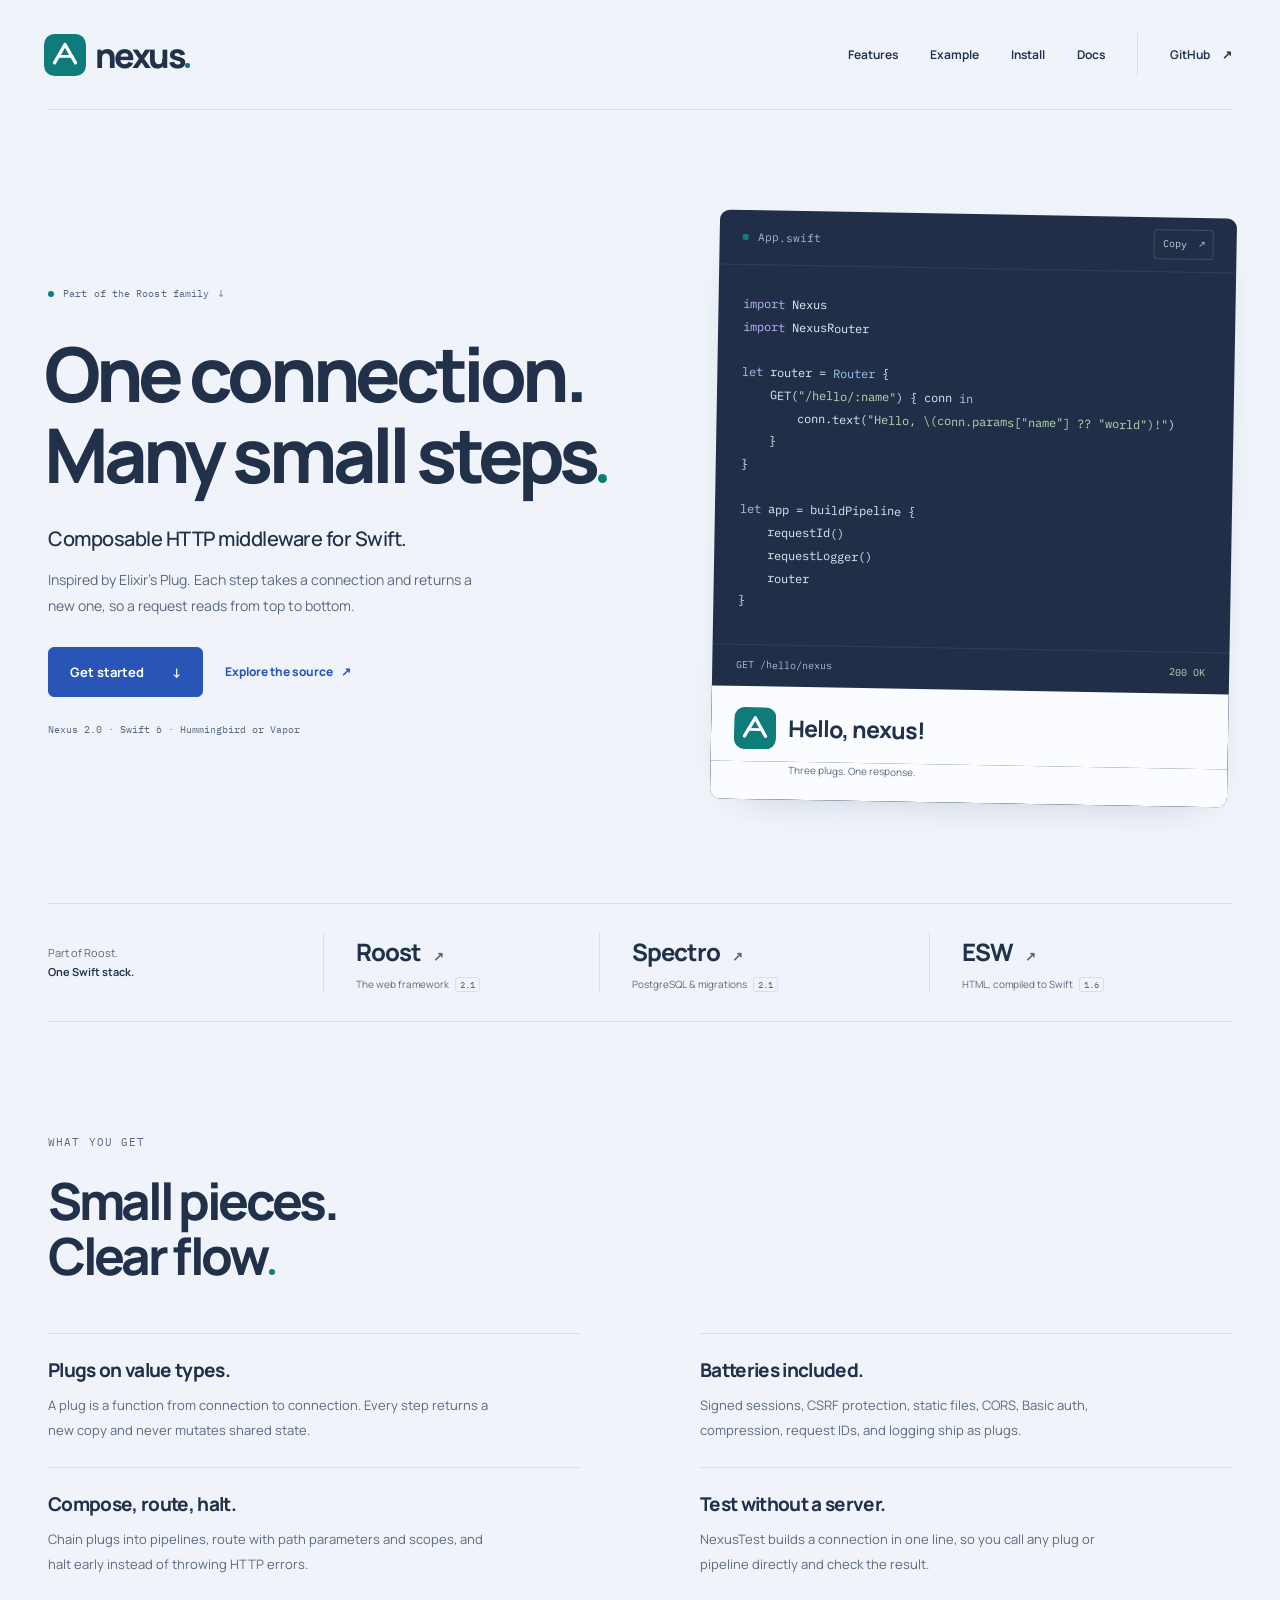
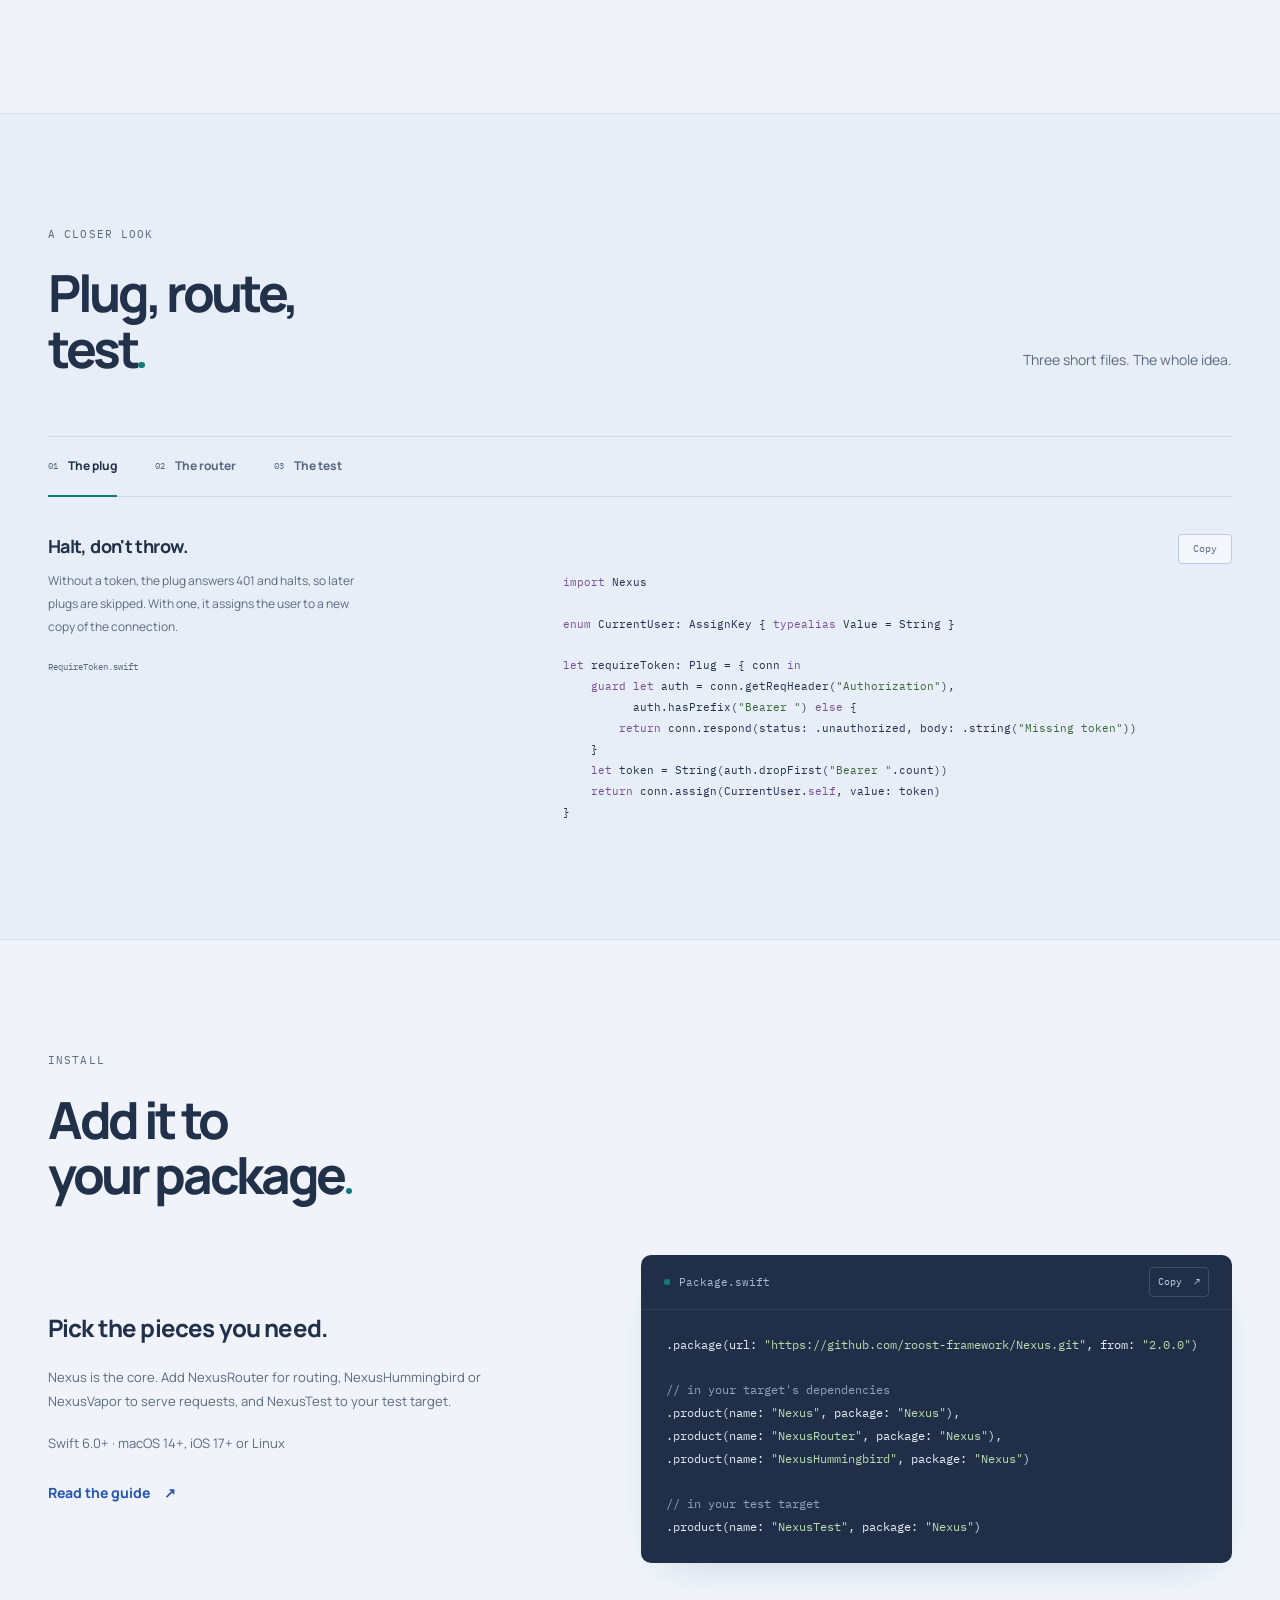
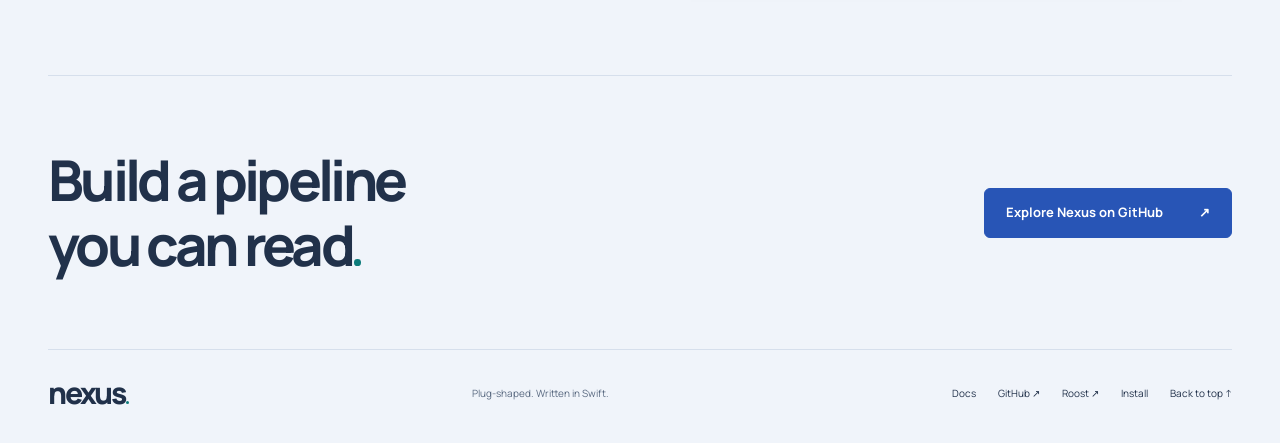
<file: website/index.html>
<!doctype html>
<html lang="en">
  <head>
    <meta charset="utf-8" />
    <meta name="viewport" content="width=device-width, initial-scale=1" />
    <meta name="theme-color" content="#f0f4fa" />
    <meta
      name="description"
      content="Nexus is a composable HTTP middleware pipeline for Swift, inspired by Elixir's Plug: value-type connections, routing, built-in plugs, and tests without a server. Part of the Roost family."
    />
    <title>Nexus. — One connection. Many small steps.</title>
    <link rel="canonical" href="https://roost-framework.github.io/Nexus/" />
    <meta property="og:type" content="website" />
    <meta property="og:title" content="Nexus. — One connection. Many small steps." />
    <meta
      property="og:description"
      content="Composable HTTP middleware for Swift, inspired by Elixir's Plug."
    />
    <meta property="og:url" content="https://roost-framework.github.io/Nexus/" />
    <meta name="twitter:card" content="summary" />
    <link rel="icon" type="image/svg+xml" href="assets/mark.svg" />
    <link
      rel="preload"
      href="assets/fonts/manrope.ttf"
      as="font"
      type="font/ttf"
      crossorigin
    />
    <link rel="stylesheet" href="style.css" />
    <script src="script.js" defer></script>
  </head>
  <body>
    <a class="skip-link" href="#main">Skip to content</a>
    <header class="site-header wrap">
      <a class="brand" href="./" aria-label="Nexus home"
        ><img src="assets/mark.svg" width="42" height="42" alt="" /><span
          >nexus<span class="accent">.</span></span
        ></a
      >
      <nav aria-label="Main navigation">
        <a href="#features">Features</a>
        <a href="#example">Example</a>
        <a href="#install">Install</a>
        <a href="https://roost-framework.github.io/Nexus/docs/">Docs</a>
        <a class="nav-github" href="https://github.com/roost-framework/Nexus"
          >GitHub <span aria-hidden="true">↗</span></a
        >
      </nav>
    </header>
    <main id="main">
      <section class="hero wrap" aria-labelledby="hero-title">
        <div class="hero-copy">
          <a class="development" href="#family"
            ><span class="status-dot" aria-hidden="true"></span> Part of the
            Roost family <span aria-hidden="true">↓</span></a
          >
          <h1 id="hero-title">
            One connection.<br />Many small steps<span class="accent">.</span>
          </h1>
          <p class="hero-description">Composable HTTP middleware for Swift.</p>
          <p class="hero-detail">
            Inspired by Elixir's Plug. Each step takes a connection and returns
            a new one, so a request reads from top to bottom.
          </p>
          <div class="hero-actions">
            <a class="button" href="#install"
              >Get started <span aria-hidden="true">↓</span></a
            >
            <a class="text-link" href="https://github.com/roost-framework/Nexus"
              >Explore the source <span aria-hidden="true">↗</span></a
            >
          </div>
          <p class="hero-note">Nexus 2.0 · Swift 6 · Hummingbird or Vapor</p>
        </div>
        <div class="hello-window code-window">
          <div class="window-bar">
            <span
              ><span class="file-dot" aria-hidden="true"></span> App.swift</span
            ><button
              class="copy-button"
              data-copy="hero-code"
              hidden
              aria-label="Copy the Nexus pipeline example"
            >
              Copy <span aria-hidden="true">↗</span>
            </button>
          </div>
          <pre
            tabindex="0"
            aria-label="A Nexus pipeline with a router"
          ><code id="hero-code"><span class="syn-key">import</span> Nexus
<span class="syn-key">import</span> NexusRouter

<span class="syn-key">let</span> router = <span class="syn-type">Router</span> {
    <span class="syn-call">GET</span>(<span class="syn-string">"/hello/:name"</span>) { conn <span class="syn-key">in</span>
        conn.<span class="syn-call">text</span>(<span class="syn-string">"Hello, \(conn.params["name"] ?? "world")!"</span>)
    }
}

<span class="syn-key">let</span> app = <span class="syn-call">buildPipeline</span> {
    <span class="syn-call">requestId</span>()
    <span class="syn-call">requestLogger</span>()
    router
}</code></pre>
          <div class="response-line">
            <span>GET /hello/nexus</span><span class="response-status">200 OK</span>
          </div>
          <div class="hello-result">
            <img src="assets/mark.svg" width="42" height="42" alt="" /><span
              >Hello, nexus!</span
            >
          </div>
          <p class="window-caption">Three plugs. One response.</p>
        </div>
      </section>
      <section id="family" class="stack-strip wrap" aria-label="The Roost family">
        <p class="stack-intro">
          Part of Roost.<br /><strong>One Swift stack.</strong>
        </p>
        <a href="https://roost-framework.github.io/swift-roost/"
          ><span class="stack-name"
            >Roost <span aria-hidden="true">↗</span></span
          ><span class="stack-detail"
            >The web framework <span class="version">2.1</span></span
          ></a
        >
        <a href="https://roost-framework.github.io/Spectro/"
          ><span class="stack-name"
            >Spectro <span aria-hidden="true">↗</span></span
          ><span class="stack-detail"
            >PostgreSQL &amp; migrations <span class="version">2.1</span></span
          ></a
        >
        <a href="https://roost-framework.github.io/ESW/"
          ><span class="stack-name">ESW <span aria-hidden="true">↗</span></span
          ><span class="stack-detail"
            >HTML, compiled to Swift <span class="version">1.6</span></span
          ></a
        >
      </section>
      <section
        id="features"
        class="framework-section wrap section-space"
        aria-labelledby="features-title"
      >
        <div class="section-heading">
          <p class="eyebrow">WHAT YOU GET</p>
          <h2 id="features-title">
            Small pieces.<br />Clear flow<span class="accent">.</span>
          </h2>
        </div>
        <div class="framework-content">
          <div class="principles">
            <article>
              <h3>Plugs on value types.</h3>
              <p>
                A plug is a function from connection to connection. Every step
                returns a new copy and never mutates shared state.
              </p>
            </article>
            <article>
              <h3>Compose, route, halt.</h3>
              <p>
                Chain plugs into pipelines, route with path parameters and
                scopes, and halt early instead of throwing HTTP errors.
              </p>
            </article>
          </div>
          <div class="principles">
            <article>
              <h3>Batteries included.</h3>
              <p>
                Signed sessions, CSRF protection, static files, CORS, Basic
                auth, compression, request IDs, and logging ship as plugs.
              </p>
            </article>
            <article>
              <h3>Test without a server.</h3>
              <p>
                NexusTest builds a connection in one line, so you call any plug
                or pipeline directly and check the result.
              </p>
            </article>
          </div>
        </div>
      </section>
      <section
        id="example"
        class="workflow-section section-space"
        aria-labelledby="example-title"
      >
        <div class="wrap">
          <div class="section-heading heading-row">
            <div>
              <p class="eyebrow">A CLOSER LOOK</p>
              <h2 id="example-title">
                Plug, route,<br />test<span class="accent">.</span>
              </h2>
            </div>
            <p>Three short files. The whole idea.</p>
          </div>
          <div class="code-tour">
            <div class="tour-tabs" aria-label="Explore Nexus code">
              <a class="tour-tab" href="#plug-panel" data-panel="plug-panel"
                ><span>01</span> The plug</a
              >
              <a class="tour-tab" href="#router-panel" data-panel="router-panel"
                ><span>02</span> The router</a
              >
              <a class="tour-tab" href="#test-panel" data-panel="test-panel"
                ><span>03</span> The test</a
              >
            </div>
            <section id="plug-panel" class="tour-panel">
              <div class="tour-explanation">
                <h3>Halt, don't throw.</h3>
                <p>
                  Without a token, the plug answers 401 and halts, so later
                  plugs are skipped. With one, it assigns the user to a new
                  copy of the connection.
                </p>
                <span class="source-label">RequireToken.swift</span>
              </div>
              <div class="tour-code">
                <button
                  class="copy-button light-copy"
                  data-copy="plug-code"
                  hidden
                  aria-label="Copy plug example"
                >
                  Copy
                </button>
                <pre tabindex="0"><code id="plug-code"><span class="light-key">import</span> Nexus

<span class="light-key">enum</span> CurrentUser: AssignKey { <span class="light-key">typealias</span> Value = String }

<span class="light-key">let</span> requireToken: Plug = { conn <span class="light-key">in</span>
    <span class="light-key">guard let</span> auth = conn.getReqHeader(<span class="light-string">"Authorization"</span>),
          auth.hasPrefix(<span class="light-string">"Bearer "</span>) <span class="light-key">else</span> {
        <span class="light-key">return</span> conn.respond(status: .unauthorized, body: .string(<span class="light-string">"Missing token"</span>))
    }
    <span class="light-key">let</span> token = String(auth.dropFirst(<span class="light-string">"Bearer "</span>.count))
    <span class="light-key">return</span> conn.assign(CurrentUser.<span class="light-key">self</span>, value: token)
}</code></pre>
              </div>
            </section>
            <section id="router-panel" class="tour-panel">
              <div class="tour-explanation">
                <h3>Routes are plugs too.</h3>
                <p>
                  Path parameters arrive on the connection. Scopes run their own
                  plugs first, so the admin routes sit behind Basic auth.
                </p>
                <span class="source-label">API.swift</span>
              </div>
              <div class="tour-code">
                <button
                  class="copy-button light-copy"
                  data-copy="router-code"
                  hidden
                  aria-label="Copy router example"
                >
                  Copy
                </button>
                <pre tabindex="0"><code id="router-code"><span class="light-key">import</span> Nexus
<span class="light-key">import</span> NexusRouter

<span class="light-key">struct</span> User: Encodable, Sendable { <span class="light-key">let</span> id: String; <span class="light-key">let</span> name: String }

<span class="light-key">let</span> api = Router {
    GET(<span class="light-string">"/users/:id"</span>) { conn <span class="light-key">in</span>
        <span class="light-key">let</span> id = conn.params[<span class="light-string">"id"</span>] ?? <span class="light-string">""</span>
        <span class="light-key">return try</span> conn.json(value: User(id: id, name: <span class="light-string">"Ada"</span>))
    }
    scope(<span class="light-string">"/admin"</span>, through: [basicAuth { _, pass <span class="light-key">in</span> pass == <span class="light-string">"s3cret"</span> }]) {
        GET(<span class="light-string">"/stats"</span>) { conn <span class="light-key">in try</span> conn.json(value: [<span class="light-string">"users"</span>: 1]) }
    }
}

<span class="light-key">let</span> app = pipeline([requestId(), requestLogger(), api.asPlug()])</code></pre>
              </div>
            </section>
            <section id="test-panel" class="tour-panel">
              <div class="tour-explanation">
                <h3>No port required.</h3>
                <p>
                  NexusTest builds the connection. Call the plug or the whole
                  app as a function and check what comes back.
                </p>
                <span class="source-label">AppTests.swift</span>
              </div>
              <div class="tour-code">
                <button
                  class="copy-button light-copy"
                  data-copy="test-code"
                  hidden
                  aria-label="Copy test example"
                >
                  Copy
                </button>
                <pre tabindex="0"><code id="test-code"><span class="light-key">import</span> Testing
<span class="light-key">import</span> Nexus
<span class="light-key">import</span> NexusTest

@Test <span class="light-key">func</span> rejectsMissingToken() <span class="light-key">async throws</span> {
    <span class="light-key">let</span> result = <span class="light-key">try await</span> requireToken(TestConnection.build(path: <span class="light-string">"/me"</span>))
    #expect(result.isHalted)
    #expect(result.response.status == .unauthorized)
}

@Test <span class="light-key">func</span> findsUser() <span class="light-key">async throws</span> {
    <span class="light-key">let</span> result = <span class="light-key">try await</span> app(TestConnection.build(path: <span class="light-string">"/users/42"</span>))
    #expect(result.response.status == .ok)
    #expect(result.requestId != <span class="light-key">nil</span>)
}</code></pre>
              </div>
            </section>
          </div>
        </div>
      </section>
      <section
        id="install"
        class="wrap section-space"
        aria-labelledby="install-title"
      >
        <div class="section-heading">
          <p class="eyebrow">INSTALL</p>
          <h2 id="install-title">
            Add it to<br />your package<span class="accent">.</span>
          </h2>
        </div>
        <div class="workflow-grid">
          <div class="workflow-copy">
            <h3>Pick the pieces you need.</h3>
            <p>
              Nexus is the core. Add NexusRouter for routing, NexusHummingbird
              or NexusVapor to serve requests, and NexusTest to your test
              target.
            </p>
            <p>Swift 6.0+ · macOS 14+, iOS 17+ or Linux</p>
            <a class="text-link" href="https://github.com/roost-framework/Nexus#readme"
              >Read the guide <span aria-hidden="true">↗</span></a
            >
          </div>
          <div class="code-window terminal-window">
            <div class="window-bar">
              <span
                ><span class="file-dot" aria-hidden="true"></span>
                Package.swift</span
              ><button
                class="copy-button"
                data-copy="install-code"
                hidden
                aria-label="Copy package dependency"
              >
                Copy <span aria-hidden="true">↗</span>
              </button>
            </div>
            <pre
              tabindex="0"
              aria-label="Nexus package dependency"
            ><code id="install-code">.<span class="syn-call">package</span>(url: <span class="syn-string">"https://github.com/roost-framework/Nexus.git"</span>, from: <span class="syn-string">"2.0.0"</span>)

<span class="syn-comment">// in your target's dependencies</span>
.<span class="syn-call">product</span>(name: <span class="syn-string">"Nexus"</span>, package: <span class="syn-string">"Nexus"</span>),
.<span class="syn-call">product</span>(name: <span class="syn-string">"NexusRouter"</span>, package: <span class="syn-string">"Nexus"</span>),
.<span class="syn-call">product</span>(name: <span class="syn-string">"NexusHummingbird"</span>, package: <span class="syn-string">"Nexus"</span>)

<span class="syn-comment">// in your test target</span>
.<span class="syn-call">product</span>(name: <span class="syn-string">"NexusTest"</span>, package: <span class="syn-string">"Nexus"</span>)</code></pre>
          </div>
        </div>
      </section>
      <section class="closing wrap" aria-label="Explore Nexus on GitHub">
        <p>Build a pipeline<br />you can read<span class="accent">.</span></p>
        <a class="button" href="https://github.com/roost-framework/Nexus"
          >Explore Nexus on GitHub <span aria-hidden="true">↗</span></a
        >
      </section>
    </main>
    <footer class="site-footer wrap">
      <a class="brand" href="./" aria-label="Nexus home"
        ><span>nexus<span class="accent">.</span></span></a
      >
      <p>Plug-shaped. Written in Swift.</p>
      <div>
        <a href="https://roost-framework.github.io/Nexus/docs/">Docs</a
        ><a href="https://github.com/roost-framework/Nexus">GitHub ↗</a
        ><a href="https://roost-framework.github.io/swift-roost/">Roost ↗</a
        ><a href="#install">Install</a><a href="#main">Back to top ↑</a>
      </div>
    </footer>
    <p
      id="site-announcement"
      class="sr-only"
      role="status"
      aria-live="polite"
    ></p>
  </body>
</html>
</file>
<file: website/style.css>
@font-face {
  font-family: Manrope;
  src: url("assets/fonts/manrope.ttf") format("truetype");
  font-style: normal;
  font-weight: 200 800;
  font-display: swap;
}
@font-face {
  font-family: "IBM Plex Mono";
  src: url("assets/fonts/ibm-plex-mono.ttf") format("truetype");
  font-style: normal;
  font-weight: 400;
  font-display: swap;
}
:root {
  --paper: #f0f4fa;
  --surface: #fff;
  --ink: #21314a;
  --muted: #596980;
  --blue: #2855b6;
  --accent: #0e7c7b;
  --line: #d6dfec;
  --code: #202f47;
  --mono: "IBM Plex Mono", monospace;
  --body: Manrope, "Avenir Next", Avenir, sans-serif;
}
* {
  box-sizing: border-box;
}
html {
  scroll-behavior: smooth;
  scroll-padding-top: 32px;
}
body {
  margin: 0;
  background: var(--paper);
  color: var(--ink);
  font-family: var(--body);
  font-size: 16px;
  line-height: 1.65;
  -webkit-font-smoothing: antialiased;
}
::selection {
  background: #0e7c7b33;
}
a {
  color: inherit;
  text-decoration: none;
}
button {
  font: inherit;
}
button,
a {
  -webkit-tap-highlight-color: transparent;
}
button {
  cursor: pointer;
}
button:disabled {
  cursor: default;
}
button {
  color: inherit;
}
img {
  max-width: 100%;
  object-fit: contain;
}
button:focus-visible,
a:focus-visible,
pre:focus-visible {
  outline: 3px solid var(--blue);
  outline-offset: 5px;
}
button:disabled {
  opacity: 1;
}
p,
h1,
h2,
h3,
pre {
  margin: 0;
}
p {
  color: var(--muted);
}
h1,
h2,
h3 {
  font-weight: 750;
}
h1,
h2 {
  letter-spacing: -0.065em;
  line-height: 1.08;
}
h3 {
  letter-spacing: -0.035em;
  line-height: 1.35;
}
.wrap {
  width: min(1200px, calc(100% - 96px));
  margin-inline: auto;
}
.accent {
  color: var(--accent);
}
.section-space {
  padding-block: 112px;
}
.eyebrow {
  font-family: var(--mono);
  font-size: 11px;
  line-height: 1.6;
  letter-spacing: 0.1em;
  color: var(--muted);
  margin-bottom: 22px;
}
.text-link {
  display: inline-flex;
  align-items: center;
  gap: 14px;
  font-size: 14px;
  font-weight: 750;
  color: var(--blue);
  text-underline-offset: 5px;
}
.text-link:hover {
  text-decoration: underline;
}
.text-link span,
.button span {
  transition: transform 0.2s;
}
.text-link:hover span,
.button:hover span {
  transform: translate(2px, -2px);
}
.button {
  display: inline-flex;
  justify-content: center;
  align-items: center;
  gap: 28px;
  min-height: 50px;
  background: var(--blue);
  color: #fff;
  border: 1px solid var(--blue);
  border-radius: 6px;
  padding: 13px 21px;
  font-size: 13px;
  font-weight: 700;
  line-height: 1.6;
  transition:
    background 0.2s,
    transform 0.2s;
}
.button:hover {
  background: #1b4298;
  transform: translateY(-1px);
}
.brand {
  display: inline-flex;
  align-items: center;
  gap: 9px;
  font-size: 34px;
  line-height: 1;
  font-weight: 800;
  letter-spacing: -0.075em;
}
.brand img {
  margin-left: -4px;
}
.site-header {
  display: flex;
  align-items: center;
  justify-content: space-between;
  min-height: 110px;
  border-bottom: 1px solid var(--line);
}
.site-header nav {
  display: flex;
  align-items: center;
  gap: 32px;
  font-size: 12px;
  font-weight: 650;
}
.site-header nav a {
  padding-block: 12px;
}
.site-header nav a:hover {
  color: var(--blue);
}
.nav-github {
  border-left: 1px solid var(--line);
  padding-left: 32px;
}
.nav-github span {
  margin-left: 10px;
}
.hero {
  padding-block: 104px 100px;
  display: grid;
  grid-template-columns: 1.15fr 1fr;
  align-items: center;
  gap: 72px;
}
.development {
  display: inline-flex;
  align-items: center;
  gap: 9px;
  font-family: var(--mono);
  font-size: 10px;
  letter-spacing: 0.01em;
  color: var(--muted);
  margin-bottom: 30px;
}
.development:hover {
  color: var(--blue);
}
.status-dot {
  width: 6px;
  height: 6px;
  border-radius: 50%;
  background: var(--accent);
}
h1 {
  font-size: clamp(54px, 5.9vw, 80px);
  margin-left: -4px;
}
.hero-description {
  font-size: 20px;
  color: var(--ink);
  margin-top: 26px;
  font-weight: 550;
  letter-spacing: -0.025em;
}
.hero-detail {
  max-width: 430px;
  margin-top: 12px;
  font-size: 14px;
  line-height: 1.85;
}
.hero-actions {
  display: flex;
  align-items: center;
  gap: 22px;
  flex-wrap: wrap;
  margin-top: 29px;
}
.hero-actions .text-link {
  font-size: 12px;
  gap: 8px;
}
.hero-note {
  font-family: var(--mono);
  font-size: 10px;
  margin-top: 25px;
  color: var(--muted);
}
.code-window {
  border-radius: 10px;
  background: var(--code);
  color: #e6edf7;
  overflow: hidden;
  box-shadow: 0 16px 45px -28px #253e7055;
}
.hello-window {
  transform: rotate(1deg);
  transition: transform 0.25s;
}
.hello-window:hover {
  transform: rotate(0);
}
.window-bar {
  min-height: 53px;
  display: flex;
  align-items: center;
  justify-content: space-between;
  gap: 10px;
  padding: 12px 23px;
  border-bottom: 1px solid #ffffff13;
  font-family: var(--mono);
  font-size: 11px;
  color: #acbbd2;
}
.window-bar > span {
  display: flex;
  gap: 9px;
  align-items: center;
}
.file-dot {
  width: 6px;
  height: 6px;
  border-radius: 2px;
  background: var(--accent);
}
.copy-button {
  border: 1px solid #ffffff24;
  border-radius: 4px;
  padding: 5px 8px;
  background: transparent;
  color: #c5d1e3;
  font-family: var(--mono);
  font-size: 10px;
  line-height: 1.4;
  min-height: 30px;
  min-width: 54px;
}
.copy-button:hover {
  background: #ffffff0e;
  color: #fff;
}
.copy-button span {
  margin-left: 6px;
}
pre {
  overflow: auto;
  font-family: var(--mono);
  font-size: 12px;
  line-height: 1.9;
  tab-size: 4;
}
pre code {
  font-family: inherit;
}
.code-window pre {
  padding: 28px 25px 32px;
}
.syn-key {
  color: #c6b5fa;
}
.syn-type {
  color: #9ac9f0;
}
.syn-call {
  color: #e0e9f5;
}
.syn-string {
  color: #b6dcb1;
}
.syn-comment {
  color: #8fa2bd;
}
.response-line {
  border-top: 1px solid #ffffff13;
  padding: 12px 24px;
  display: flex;
  justify-content: space-between;
  font-family: var(--mono);
  font-size: 10px;
  color: #aabbd2;
}
.response-status {
  color: #b7d4b5;
}
.hello-result {
  display: flex;
  align-items: center;
  gap: 12px;
  background: #fbfcff;
  color: var(--ink);
  padding: 21px 23px 12px;
  font-size: 23px;
  font-weight: 750;
  letter-spacing: -0.045em;
}
.window-caption {
  background: #fbfcff;
  padding: 0 24px 22px 78px;
  font-size: 10px;
}
.stack-strip {
  display: grid;
  grid-template-columns: 1fr 1fr 1.2fr 1.1fr;
  align-items: center;
  border-block: 1px solid var(--line);
  padding-block: 28px;
}
.stack-intro {
  font-size: 11px;
  line-height: 1.8;
}
.stack-intro strong {
  font-weight: 650;
  color: var(--ink);
}
.stack-strip > a {
  padding-left: 32px;
  border-left: 1px solid var(--line);
}
.stack-name {
  font-size: 24px;
  font-weight: 750;
  letter-spacing: -0.045em;
  display: block;
}
.stack-name > span {
  font-size: 13px;
  margin-left: 8px;
  color: var(--muted);
}
.stack-strip > a:hover .stack-name {
  color: var(--blue);
}
.stack-detail {
  font-size: 10px;
  display: block;
  color: var(--muted);
  margin-top: 4px;
}
.version {
  border: 1px solid var(--line);
  border-radius: 3px;
  font-family: var(--mono);
  font-size: 9px;
  padding: 1px 4px;
  margin-left: 4px;
}
h2 {
  font-size: clamp(36px, 4vw, 53px);
}
.framework-content {
  display: grid;
  grid-template-columns: 1fr 1fr;
  gap: 120px;
  margin-top: 49px;
}
.principles article {
  padding: 24px 0;
  border-top: 1px solid var(--line);
}
.principles h3 {
  font-size: 19px;
  margin-bottom: 10px;
}
.principles p {
  font-size: 13px;
  max-width: 440px;
  line-height: 1.9;
}
.workflow-section {
  background: #e8eef7;
  border-block: 1px solid var(--line);
}
.heading-row {
  display: flex;
  align-items: end;
  justify-content: space-between;
  gap: 30px;
}
.heading-row > p {
  font-size: 14px;
  line-height: 1.8;
  max-width: 320px;
  padding-bottom: 4px;
}
.workflow-grid {
  display: grid;
  grid-template-columns: 1fr 1.2fr;
  gap: 100px;
  align-items: center;
  margin-top: 52px;
}
.workflow-copy h3 {
  font-size: 24px;
  max-width: 280px;
  margin-bottom: 20px;
}
.workflow-copy p {
  font-size: 13px;
  line-height: 1.9;
  margin-bottom: 17px;
}
.workflow-copy .text-link {
  margin-top: 8px;
}
.terminal-window pre {
  font-size: 12px;
  padding-block: 24px;
}
.code-tour {
  margin-top: 60px;
  border-top: 1px solid #cbd6e6;
}
.tour-tabs {
  display: flex;
  gap: 38px;
  border-bottom: 1px solid #cbd6e6;
}
.tour-tab {
  display: flex;
  align-items: center;
  gap: 10px;
  font-size: 12px;
  padding: 19px 0;
  font-weight: 750;
  border-bottom: 2px solid transparent;
  margin-bottom: -1px;
}
.tour-tab span {
  font: 9px var(--mono);
  color: var(--muted);
}
.tour-tab[aria-selected="true"] {
  border-color: var(--accent);
  color: var(--ink);
}
.tour-tab[aria-selected="false"] {
  color: var(--muted);
}
.tour-tab:hover {
  color: var(--blue);
}
.tour-panel {
  display: grid;
  grid-template-columns: 0.8fr 1.2fr;
  gap: 60px;
  padding-top: 37px;
}
.tour-explanation h3 {
  font-size: 18px;
  max-width: 300px;
}
.tour-explanation p {
  font-size: 12px;
  line-height: 1.9;
  max-width: 310px;
  margin-top: 12px;
}
.source-label {
  font: 9px var(--mono);
  color: var(--muted);
  display: block;
  margin-top: 23px;
}
.tour-code {
  position: relative;
  padding-top: 33px;
  min-width: 0;
}
.tour-code pre {
  font-size: 11px;
  line-height: 1.9;
  padding: 5px;
}
.light-copy {
  position: absolute;
  right: 0;
  top: 0;
  border-color: #bccbe0;
  color: var(--muted);
  background: #f3f6fa;
}
.light-copy:hover {
  color: var(--ink);
  background: #fff;
}
.light-key {
  color: #765093;
}
.light-string {
  color: #3c663c;
}
.closing {
  border-top: 1px solid var(--line);
  display: flex;
  justify-content: space-between;
  align-items: center;
  padding-block: 72px;
  gap: 40px;
}
.closing > p {
  color: var(--ink);
  font-size: clamp(36px, 4.4vw, 58px);
  line-height: 1.15;
  font-weight: 750;
  letter-spacing: -0.065em;
}
.closing .button {
  gap: 36px;
}
.site-footer {
  border-top: 1px solid var(--line);
  padding-block: 28px 35px;
  display: flex;
  align-items: center;
  justify-content: space-between;
  gap: 20px;
}
.site-footer .brand {
  font-size: 30px;
}
.site-footer > p {
  font-size: 10px;
}
.site-footer > div {
  display: flex;
  gap: 22px;
  font-size: 10px;
}
.site-footer > div a:hover {
  color: var(--blue);
}
.skip-link {
  position: fixed;
  z-index: 10;
  top: -70px;
  left: 20px;
  background: var(--blue);
  color: #fff;
  padding: 10px 20px;
}
.skip-link:focus {
  top: 12px;
}
.sr-only {
  position: absolute;
  width: 1px;
  height: 1px;
  padding: 0;
  margin: -1px;
  overflow: hidden;
  clip: rect(0, 0, 0, 0);
  white-space: nowrap;
  border: 0;
}
[hidden] {
  display: none !important;
}
.brand .accent,
h1 .accent,
h2 .accent,
h3 .accent,
.hello-result .accent,
.closing .accent {
  display: inline-block;
  width: 0.12em;
  height: 0.12em;
  margin-left: 0.035em;
  border-radius: 50%;
  background: var(--accent);
  color: transparent;
  line-height: 0;
  letter-spacing: 0;
  vertical-align: baseline;
  overflow: hidden;
}
@media (min-width: 1500px) {
  .hero {
    padding-block: 120px;
  }
  .wrap {
    width: min(1280px, calc(100% - 120px));
  }
  h1 {
    font-size: 86px;
  }
  .hero-detail {
    font-size: 15px;
  }
  .code-window pre {
    font-size: 13px;
  }
  .hello-window {
    max-width: 530px;
  }
  .hero {
    gap: 92px;
  }
}
@media (max-width: 1100px) {
  .wrap {
    width: calc(100% - 64px);
  }
  .hero {
    gap: 35px;
  }
  .hero-actions {
    gap: 18px;
  }
  .hero h1 {
    font-size: 62px;
  }
  .hero-description {
    font-size: 18px;
  }
  .hello-window pre {
    font-size: 10px;
    padding-inline: 20px;
  }
  .hero-detail {
    font-size: 13px;
  }
  .framework-content {
    gap: 55px;
  }
  .workflow-grid {
    gap: 60px;
  }
  .tour-panel {
    gap: 35px;
  }
  .tour-code pre {
    font-size: 10px;
  }
  .site-header nav {
    gap: 23px;
  }
  .stack-detail {
    font-size: 9px;
  }
  .stack-strip > a {
    padding-left: 24px;
  }
}
@media (max-width: 820px) {
  .site-header {
    min-height: 88px;
  }
  .brand {
    font-size: 30px;
  }
  .brand img {
    width: 36px;
    height: 36px;
  }
  .site-header nav {
    gap: 18px;
    font-size: 10px;
  }
  .nav-github {
    padding-left: 18px;
  }
  .hero {
    padding-block: 70px;
    gap: 40px;
    grid-template-columns: 1fr;
  }
  .hero-copy {
    max-width: 580px;
  }
  .hero h1 {
    font-size: 70px;
  }
  .hero-detail {
    max-width: 460px;
    font-size: 14px;
  }
  .hero-description {
    font-size: 21px;
  }
  .hello-window {
    width: 100%;
    max-width: 570px;
    justify-self: center;
    transform: none;
    margin-top: 10px;
  }
  .hello-window pre {
    font-size: 13px;
    padding-inline: 25px;
  }
  .stack-strip {
    grid-template-columns: repeat(3, 1fr);
    gap: 20px;
  }
  .stack-intro {
    grid-column: 1/-1;
  }
  .stack-intro br {
    display: none;
  }
  .stack-intro strong {
    margin-left: 5px;
  }
  .stack-strip > a:first-of-type {
    border-left: 0;
    padding-left: 0;
  }
  .stack-name {
    font-size: 21px;
  }
  .stack-detail {
    font-size: 9px;
  }
  .section-space {
    padding-block: 80px;
  }
  .framework-content {
    gap: 25px;
    grid-template-columns: 1fr 1fr;
  }
  .framework-content {
    gap: 55px;
  }
  .heading-row > p {
    font-size: 12px;
  }
  .workflow-grid {
    gap: 35px;
    grid-template-columns: 1fr 1.3fr;
  }
  .terminal-window pre {
    font-size: 10px;
    padding-inline: 20px;
  }
  .workflow-copy h3 {
    font-size: 21px;
  }
  .workflow-copy p {
    font-size: 12px;
  }
  .tour-panel {
    grid-template-columns: 1fr;
    gap: 15px;
  }
  .tour-explanation p {
    max-width: 500px;
  }
  .tour-code pre {
    font-size: 12px;
  }
  .tour-code {
    min-height: 205px;
  }
  .site-footer {
    flex-wrap: wrap;
  }
  .site-footer > p {
    margin-right: auto;
  }
  .site-footer > div {
    width: 100%;
    justify-content: flex-end;
  }
  .closing > p {
    font-size: 42px;
  }
  .closing .button {
    gap: 18px;
    font-size: 11px;
  }
}
@media (max-width: 560px) {
  html {
    scroll-padding-top: 20px;
  }
  .wrap {
    width: calc(100% - 40px);
  }
  .site-header {
    min-height: 80px;
    gap: 12px;
    flex-wrap: wrap;
    padding-block: 16px;
  }
  .site-header .brand {
    font-size: 28px;
  }
  .site-header .brand img {
    width: 32px;
    height: 32px;
  }
  .site-header nav {
    gap: 18px;
  }
  .site-header nav a:not(.nav-github) {
    display: none;
  }
  .site-header nav .nav-github {
    padding: 8px 0;
    border: 0;
    font-size: 12px;
  }
  .hero {
    padding-block: 55px 50px;
    gap: 32px;
  }
  .development {
    font-size: 9px;
    margin-bottom: 26px;
    gap: 7px;
  }
  .hero h1 {
    font-size: clamp(43px, 11.8vw, 64px);
    letter-spacing: -0.06em;
    margin-left: -2px;
  }
  .hero-description {
    font-size: 18px;
    margin-top: 24px;
  }
  .hero-detail {
    font-size: 13px;
    line-height: 1.85;
    margin-top: 11px;
  }
  .hero-actions {
    gap: 17px;
    margin-top: 24px;
  }
  .hero-actions .button {
    font-size: 11px;
    gap: 18px;
    padding-inline: 17px;
    min-height: 46px;
  }
  .hero-actions .text-link {
    font-size: 11px;
  }
  .hero-note {
    font-size: 9px;
    line-height: 1.8;
    margin-top: 20px;
  }
  .hello-window {
    margin-top: 6px;
    border-radius: 8px;
  }
  .hello-window pre {
    font-size: clamp(9px, 2.65vw, 12px);
    padding: 22px 18px 26px;
  }
  .window-bar {
    padding: 11px 18px;
    min-height: 46px;
  }
  .hello-result {
    padding: 19px 18px 9px;
    font-size: 21px;
  }
  .window-caption {
    padding: 0 18px 20px 73px;
  }
  .response-line {
    padding-inline: 18px;
  }
  .stack-strip {
    gap: 18px 12px;
    padding-block: 23px;
  }
  .stack-intro {
    font-size: 10px;
  }
  .stack-strip > a {
    padding-left: 12px;
  }
  .stack-name {
    font-size: 19px;
  }
  .stack-name > span {
    font-size: 10px;
    margin-left: 2px;
  }
  .stack-detail {
    font-size: 8px;
    line-height: 1.8;
  }
  .version {
    display: none;
  }
  .section-space {
    padding-block: 64px;
  }
  .eyebrow {
    font-size: 9px;
    letter-spacing: 0.07em;
    margin-bottom: 18px;
  }
  h2 {
    font-size: 38px;
  }
  .framework-content {
    grid-template-columns: 1fr;
    gap: 35px;
    margin-top: 32px;
  }
  .principles h3 {
    font-size: 18px;
  }
  .principles p {
    font-size: 12px;
  }
  .principles article {
    padding-block: 22px;
  }
  .heading-row {
    display: block;
  }
  .heading-row > p {
    margin-top: 20px;
    font-size: 13px;
  }
  .heading-row > p br {
    display: none;
  }
  .workflow-grid {
    grid-template-columns: 1fr;
    gap: 30px;
    margin-top: 32px;
  }
  .workflow-copy h3 {
    max-width: 100%;
    font-size: 22px;
  }
  .workflow-copy p {
    font-size: 12px;
  }
  .terminal-window pre {
    font-size: 11px;
    padding-inline: 20px;
  }
  .tour-tabs {
    gap: 22px;
    justify-content: space-between;
  }
  .tour-tab {
    font-size: 10px;
    gap: 7px;
    padding-block: 17px;
  }
  .tour-tab span {
    display: none;
  }
  .code-tour {
    margin-top: 39px;
  }
  .tour-panel {
    padding-top: 27px;
    gap: 10px;
  }
  .tour-explanation h3 {
    font-size: 18px;
    max-width: 100%;
  }
  .tour-explanation p {
    font-size: 12px;
  }
  .tour-code pre {
    font-size: 10px;
  }
  .tour-code {
    min-height: 185px;
  }
  .source-label {
    font-size: 9px;
    margin-top: 16px;
  }
  .closing {
    padding-block: 49px;
    align-items: start;
    flex-direction: column;
    gap: 26px;
  }
  .closing > p {
    font-size: 39px;
  }
  .closing .button {
    font-size: 12px;
    gap: 35px;
  }
  .site-footer {
    padding-block: 26px;
    gap: 18px;
  }
  .site-footer > p {
    font-size: 8px;
    margin: 0 0 0 auto;
  }
  .site-footer > div {
    justify-content: flex-start;
    font-size: 10px;
    gap: 25px;
  }
  .site-footer .brand {
    font-size: 28px;
  }
}
@media (prefers-reduced-motion: reduce) {
  html {
    scroll-behavior: auto;
  }
  *,
  *::before,
  *::after {
    animation: none !important;
    transition: none !important;
  }
  .hello-window {
    transform: none;
  }
}
.terminal-window + .terminal-window {
  margin-top: 16px;
}
</file>
